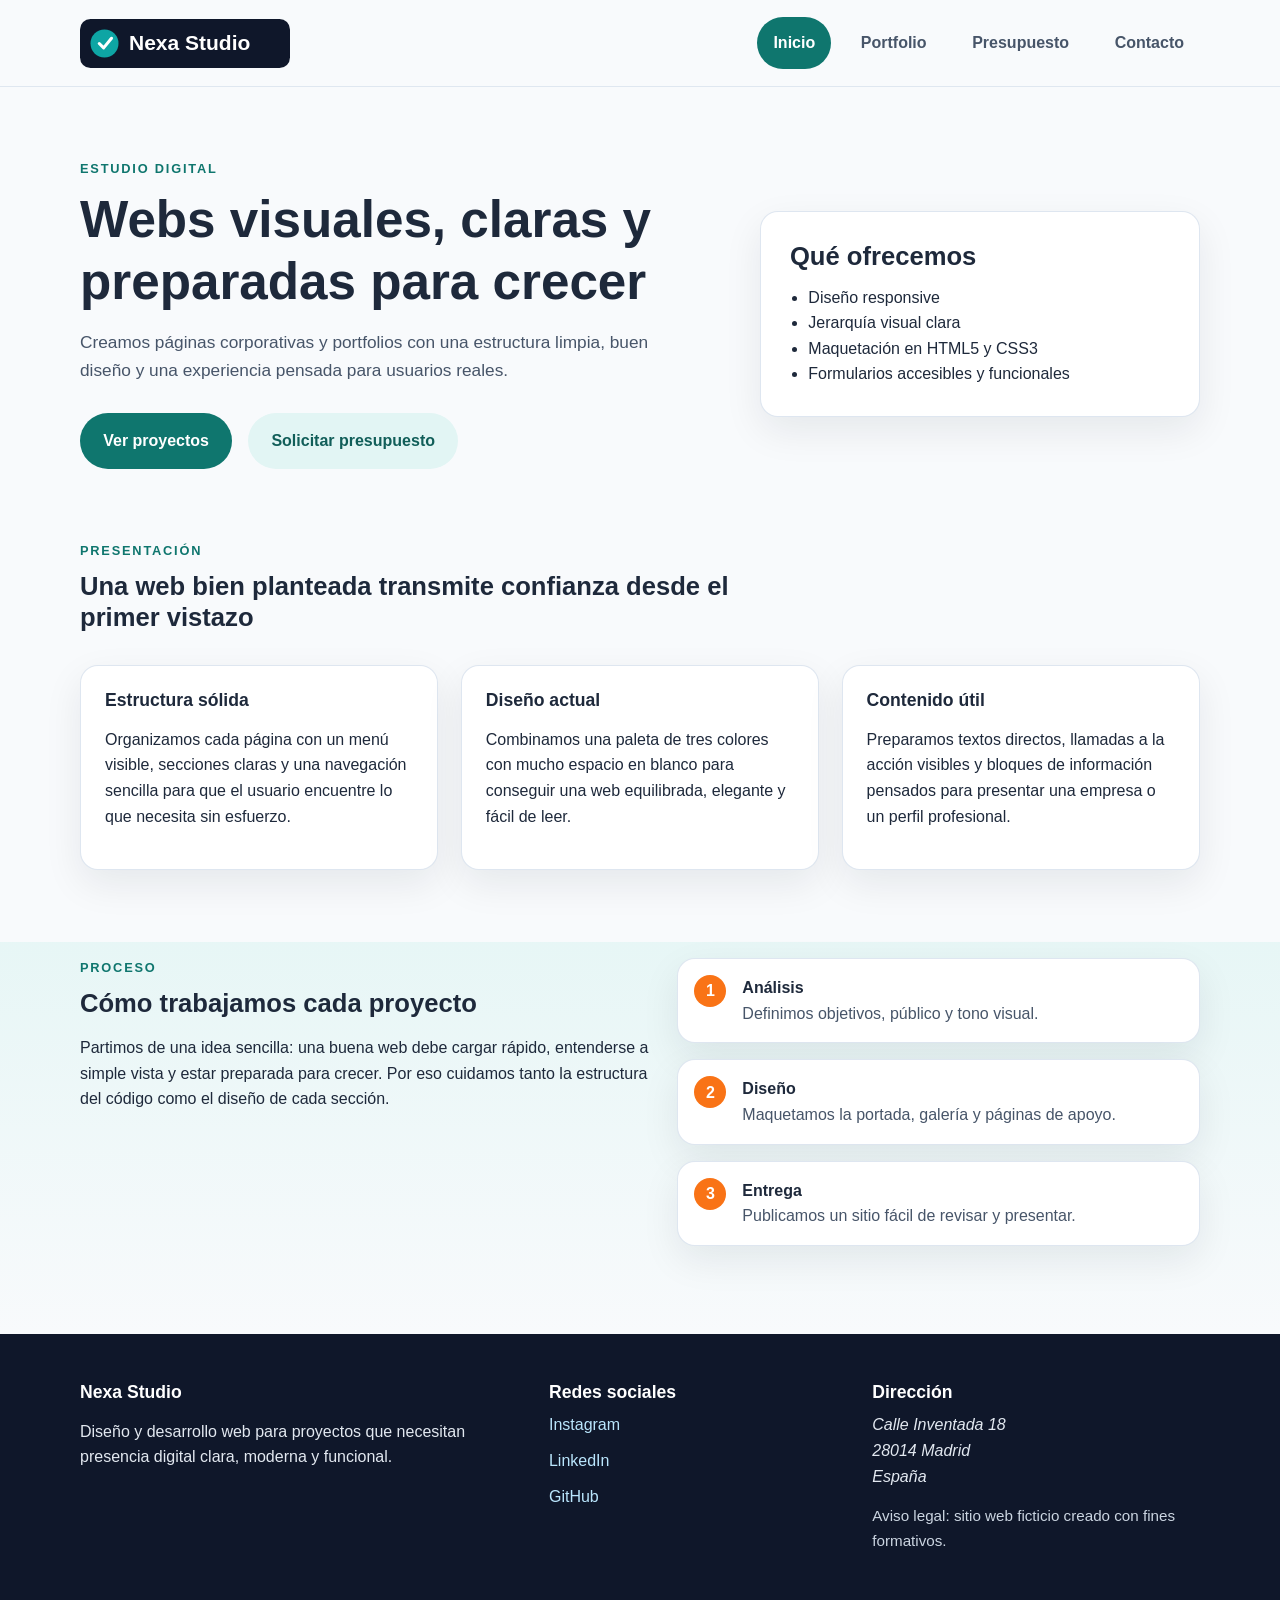
<file: index.html>
<!DOCTYPE html><html lang="es"><head><meta charset="UTF-8"><meta name="viewport" content="width=device-width, initial-scale=1.0"><meta name="description" content="Portada del sitio web de Nexa Studio, estudio ficticio de diseño y desarrollo web."><meta name="author" content="Olga Filipa Peixoto Pereira"><title>Nexa Studio | Inicio</title><link rel="stylesheet" href="assets/css/styles.css"></head><body><header class="site-header"><div class="container nav-wrapper"><a class="brand" href="index.html" aria-label="Ir a inicio"><img src="assets/img/logo.svg" alt="Logotipo de Nexa Studio"></a><nav aria-label="Navegación principal"><ul class="menu"><li><a class="active" href="index.html">Inicio</a></li><li><a class="" href="portfolio.html">Portfolio</a></li><li><a class="" href="presupuesto.html">Presupuesto</a></li><li><a class="" href="contacto.html">Contacto</a></li></ul></nav></div></header><main><section class="hero"><div class="container hero-grid"><div><p class="eyebrow">Estudio digital</p><h1>Webs visuales, claras y preparadas para crecer</h1><p class="lead">Creamos páginas corporativas y portfolios con una estructura limpia, buen diseño y una experiencia pensada para usuarios reales.</p><div class="hero-actions"><a class="button" href="portfolio.html">Ver proyectos</a><a class="button button-secondary" href="presupuesto.html">Solicitar presupuesto</a></div></div><div class="hero-card"><h2>Qué ofrecemos</h2><ul class="feature-list"><li>Diseño responsive</li><li>Jerarquía visual clara</li><li>Maquetación en HTML5 y CSS3</li><li>Formularios accesibles y funcionales</li></ul></div></div></section><section class="section"><div class="container"><div class="section-heading"><p class="eyebrow">Presentación</p><h2>Una web bien planteada transmite confianza desde el primer vistazo</h2></div><div class="info-grid"><article class="card"><h3>Estructura sólida</h3><p>Organizamos cada página con un menú visible, secciones claras y una navegación sencilla para que el usuario encuentre lo que necesita sin esfuerzo.</p></article><article class="card"><h3>Diseño actual</h3><p>Combinamos una paleta de tres colores con mucho espacio en blanco para conseguir una web equilibrada, elegante y fácil de leer.</p></article><article class="card"><h3>Contenido útil</h3><p>Preparamos textos directos, llamadas a la acción visibles y bloques de información pensados para presentar una empresa o un perfil profesional.</p></article></div></div></section><section class="section section-highlight"><div class="container split-grid"><div><p class="eyebrow">Proceso</p><h2>Cómo trabajamos cada proyecto</h2><p>Partimos de una idea sencilla: una buena web debe cargar rápido, entenderse a simple vista y estar preparada para crecer. Por eso cuidamos tanto la estructura del código como el diseño de cada sección.</p></div><ol class="steps"><li><strong>Análisis</strong><span>Definimos objetivos, público y tono visual.</span></li><li><strong>Diseño</strong><span>Maquetamos la portada, galería y páginas de apoyo.</span></li><li><strong>Entrega</strong><span>Publicamos un sitio fácil de revisar y presentar.</span></li></ol></div></section></main><footer class="site-footer"><div class="container footer-grid"><div><h3>Nexa Studio</h3><p>Diseño y desarrollo web para proyectos que necesitan presencia digital clara, moderna y funcional.</p></div><div><h3>Redes sociales</h3><ul class="social-list"><li><a href="https://www.instagram.com/" target="_blank" rel="noopener noreferrer">Instagram</a></li><li><a href="https://www.linkedin.com/" target="_blank" rel="noopener noreferrer">LinkedIn</a></li><li><a href="https://github.com/" target="_blank" rel="noopener noreferrer">GitHub</a></li></ul></div><div><h3>Dirección</h3><address>Calle Inventada 18<br>28014 Madrid<br>España</address><p class="legal">Aviso legal: sitio web ficticio creado con fines formativos.</p></div></div></footer></body></html>
</file>
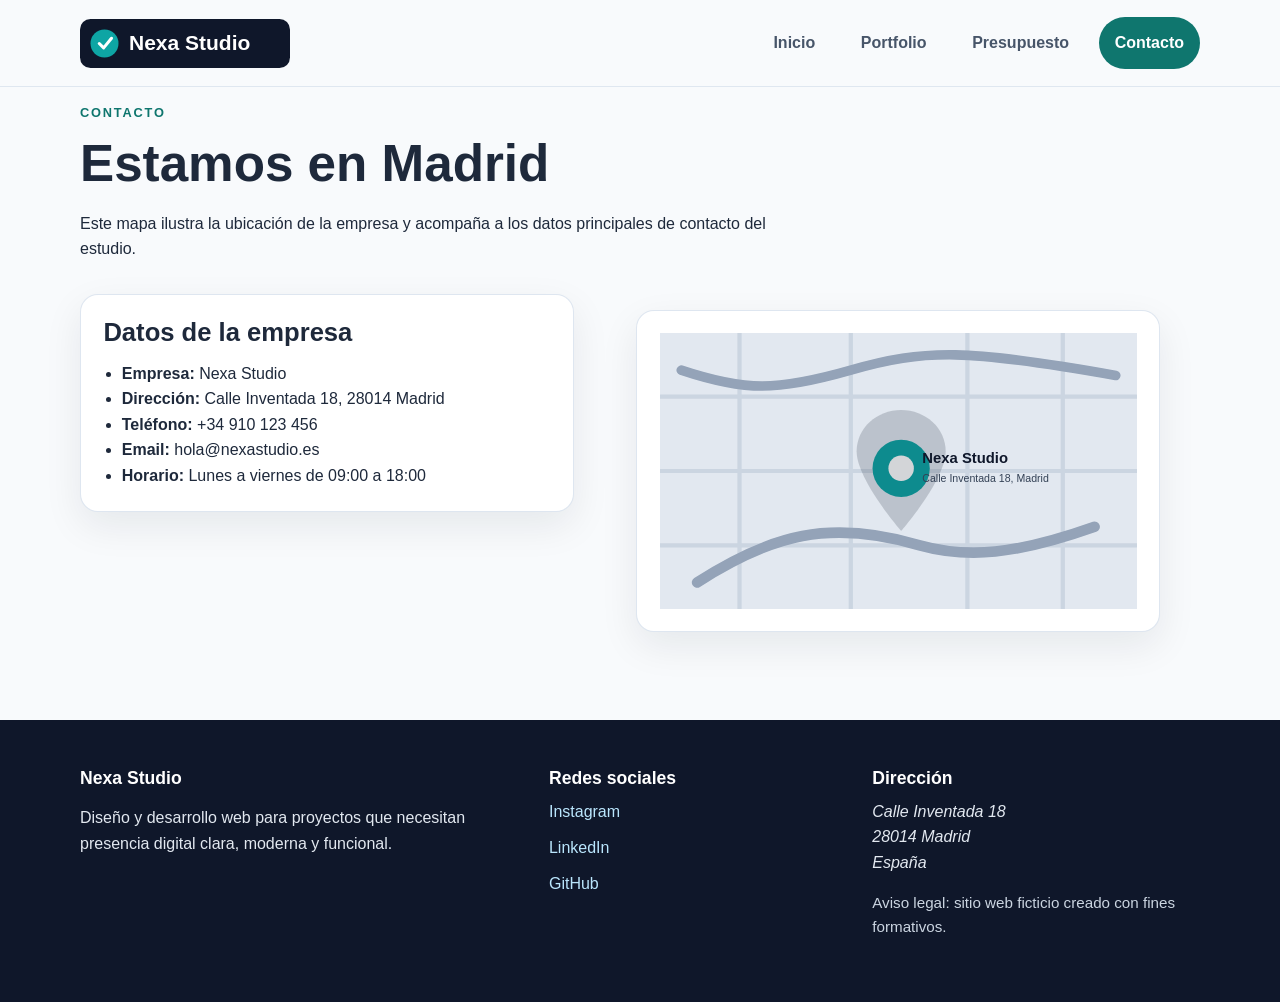
<file: contacto.html>
<!DOCTYPE html><html lang="es"><head><meta charset="UTF-8"><meta name="viewport" content="width=device-width, initial-scale=1.0"><meta name="description" content="Datos de contacto y mapa con la ubicación de la empresa ficticia Nexa Studio."><meta name="author" content="Olga Filipa Peixoto Pereira"><title>Nexa Studio | Contacto</title><link rel="stylesheet" href="assets/css/styles.css"></head><body><header class="site-header"><div class="container nav-wrapper"><a class="brand" href="index.html" aria-label="Ir a inicio"><img src="assets/img/logo.svg" alt="Logotipo de Nexa Studio"></a><nav aria-label="Navegación principal"><ul class="menu"><li><a class="" href="index.html">Inicio</a></li><li><a class="" href="portfolio.html">Portfolio</a></li><li><a class="" href="presupuesto.html">Presupuesto</a></li><li><a class="active" href="contacto.html">Contacto</a></li></ul></nav></div></header><main class="section"><div class="container"><div class="section-heading"><p class="eyebrow">Contacto</p><h1>Estamos en Madrid</h1><p>Este mapa ilustra la ubicación de la empresa y acompaña a los datos principales de contacto del estudio.</p></div><div class="contact-grid"><div class="contact-card"><h2>Datos de la empresa</h2><ul class="contact-list"><li><strong>Empresa:</strong> Nexa Studio</li><li><strong>Dirección:</strong> Calle Inventada 18, 28014 Madrid</li><li><strong>Teléfono:</strong> +34 910 123 456</li><li><strong>Email:</strong> hola@nexastudio.es</li><li><strong>Horario:</strong> Lunes a viernes de 09:00 a 18:00</li></ul></div><figure class="map-card"><img src="assets/img/mapa-oficina.svg" alt="Mapa ilustrado con la ubicación de Nexa Studio en Madrid"></figure></div></div></main><footer class="site-footer"><div class="container footer-grid"><div><h3>Nexa Studio</h3><p>Diseño y desarrollo web para proyectos que necesitan presencia digital clara, moderna y funcional.</p></div><div><h3>Redes sociales</h3><ul class="social-list"><li><a href="https://www.instagram.com/" target="_blank" rel="noopener noreferrer">Instagram</a></li><li><a href="https://www.linkedin.com/" target="_blank" rel="noopener noreferrer">LinkedIn</a></li><li><a href="https://github.com/" target="_blank" rel="noopener noreferrer">GitHub</a></li></ul></div><div><h3>Dirección</h3><address>Calle Inventada 18<br>28014 Madrid<br>España</address><p class="legal">Aviso legal: sitio web ficticio creado con fines formativos.</p></div></div></footer></body></html>
</file>
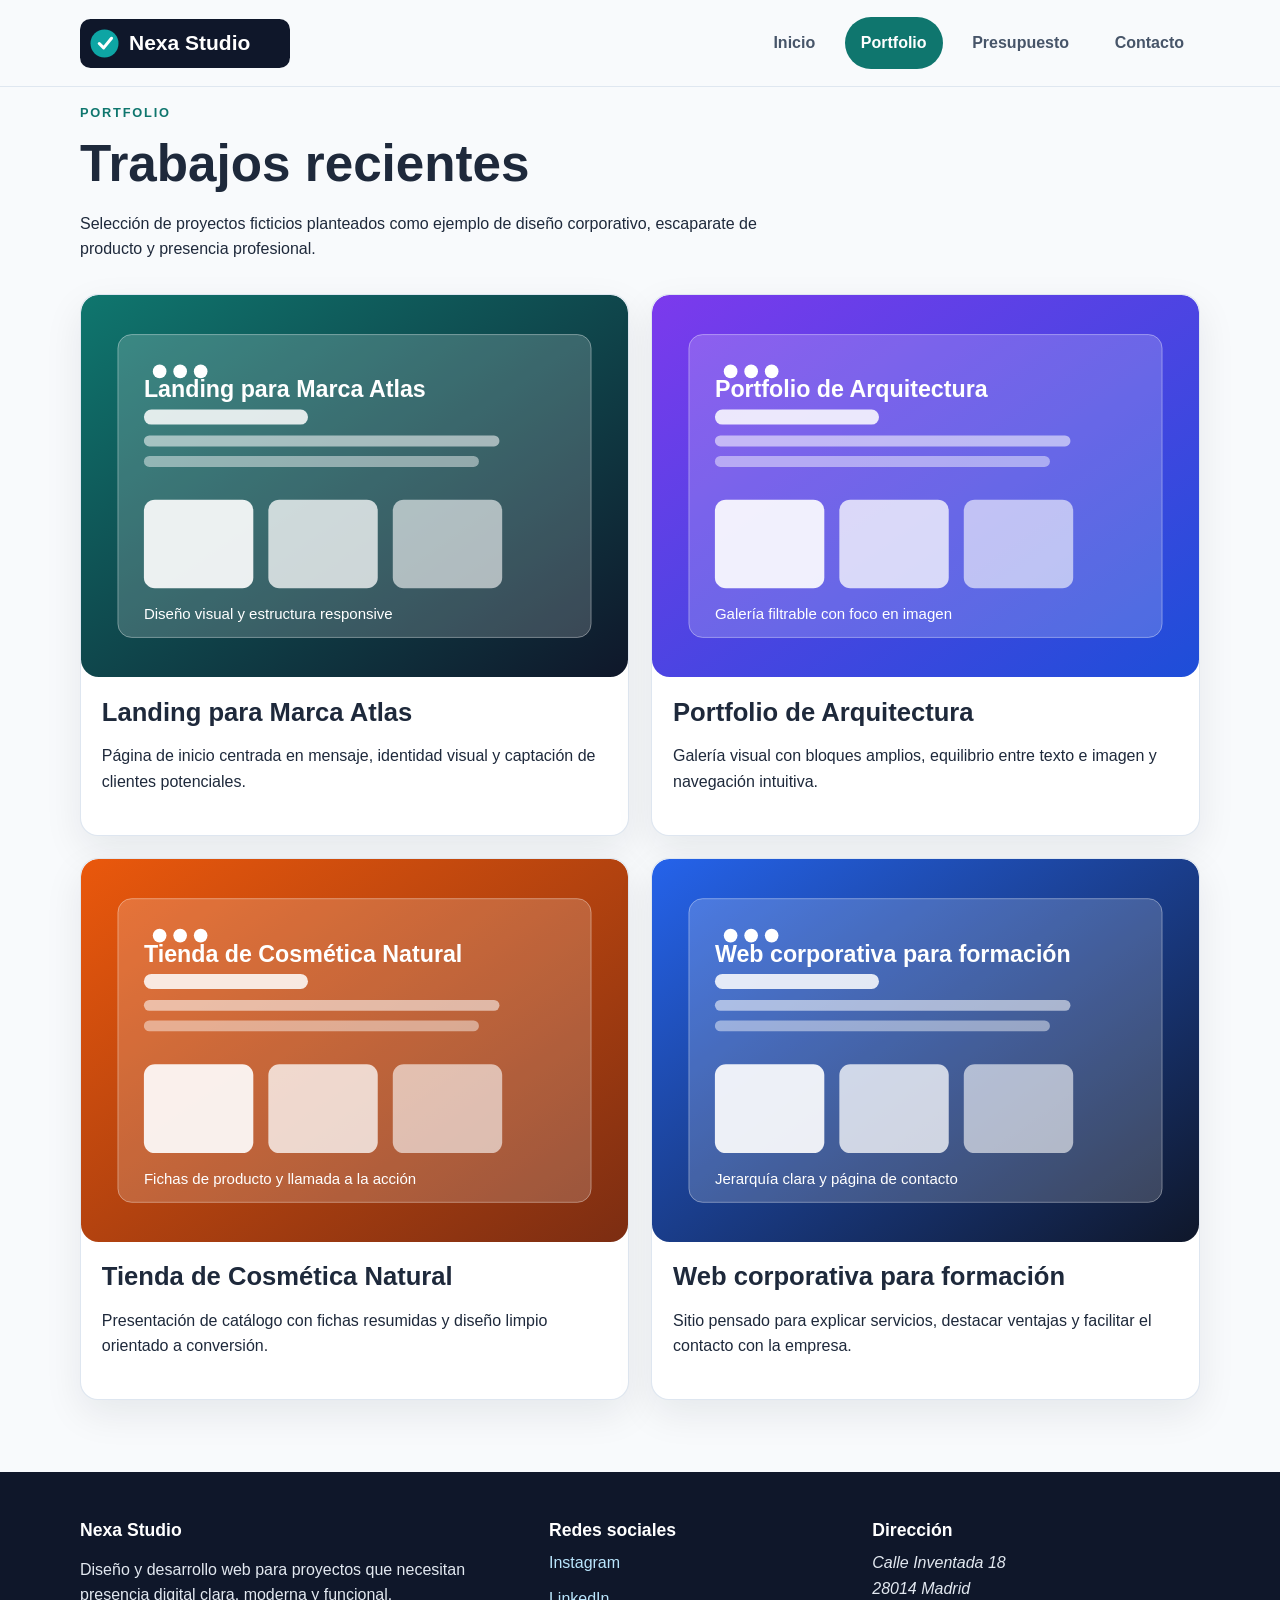
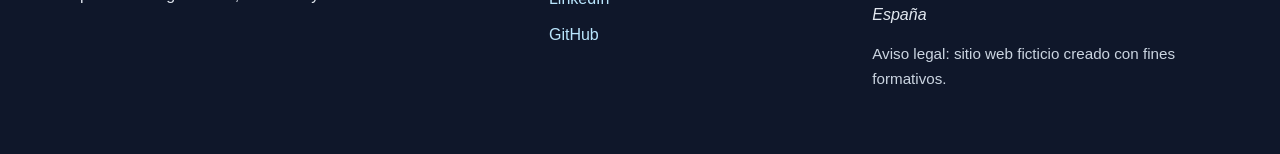
<file: portfolio.html>
<!DOCTYPE html><html lang="es"><head><meta charset="UTF-8"><meta name="viewport" content="width=device-width, initial-scale=1.0"><meta name="description" content="Galería de trabajos y proyectos ficticios desarrollados por Nexa Studio."><meta name="author" content="Olga Filipa Peixoto Pereira"><title>Nexa Studio | Portfolio</title><link rel="stylesheet" href="assets/css/styles.css"></head><body><header class="site-header"><div class="container nav-wrapper"><a class="brand" href="index.html" aria-label="Ir a inicio"><img src="assets/img/logo.svg" alt="Logotipo de Nexa Studio"></a><nav aria-label="Navegación principal"><ul class="menu"><li><a class="" href="index.html">Inicio</a></li><li><a class="active" href="portfolio.html">Portfolio</a></li><li><a class="" href="presupuesto.html">Presupuesto</a></li><li><a class="" href="contacto.html">Contacto</a></li></ul></nav></div></header><main class="section"><div class="container"><div class="section-heading"><p class="eyebrow">Portfolio</p><h1>Trabajos recientes</h1><p>Selección de proyectos ficticios planteados como ejemplo de diseño corporativo, escaparate de producto y presencia profesional.</p></div><div class="gallery-grid"><article class="project-card"><img src="assets/img/proyecto-1.svg" alt="Miniatura del proyecto Landing para Marca Atlas"><div class="project-content"><h2>Landing para Marca Atlas</h2><p>Página de inicio centrada en mensaje, identidad visual y captación de clientes potenciales.</p></div></article><article class="project-card"><img src="assets/img/proyecto-2.svg" alt="Miniatura del proyecto Portfolio de Arquitectura"><div class="project-content"><h2>Portfolio de Arquitectura</h2><p>Galería visual con bloques amplios, equilibrio entre texto e imagen y navegación intuitiva.</p></div></article><article class="project-card"><img src="assets/img/proyecto-3.svg" alt="Miniatura del proyecto Tienda de Cosmética Natural"><div class="project-content"><h2>Tienda de Cosmética Natural</h2><p>Presentación de catálogo con fichas resumidas y diseño limpio orientado a conversión.</p></div></article><article class="project-card"><img src="assets/img/proyecto-4.svg" alt="Miniatura del proyecto Web corporativa para formación"><div class="project-content"><h2>Web corporativa para formación</h2><p>Sitio pensado para explicar servicios, destacar ventajas y facilitar el contacto con la empresa.</p></div></article></div></div></main><footer class="site-footer"><div class="container footer-grid"><div><h3>Nexa Studio</h3><p>Diseño y desarrollo web para proyectos que necesitan presencia digital clara, moderna y funcional.</p></div><div><h3>Redes sociales</h3><ul class="social-list"><li><a href="https://www.instagram.com/" target="_blank" rel="noopener noreferrer">Instagram</a></li><li><a href="https://www.linkedin.com/" target="_blank" rel="noopener noreferrer">LinkedIn</a></li><li><a href="https://github.com/" target="_blank" rel="noopener noreferrer">GitHub</a></li></ul></div><div><h3>Dirección</h3><address>Calle Inventada 18<br>28014 Madrid<br>España</address><p class="legal">Aviso legal: sitio web ficticio creado con fines formativos.</p></div></div></footer></body></html>
</file>
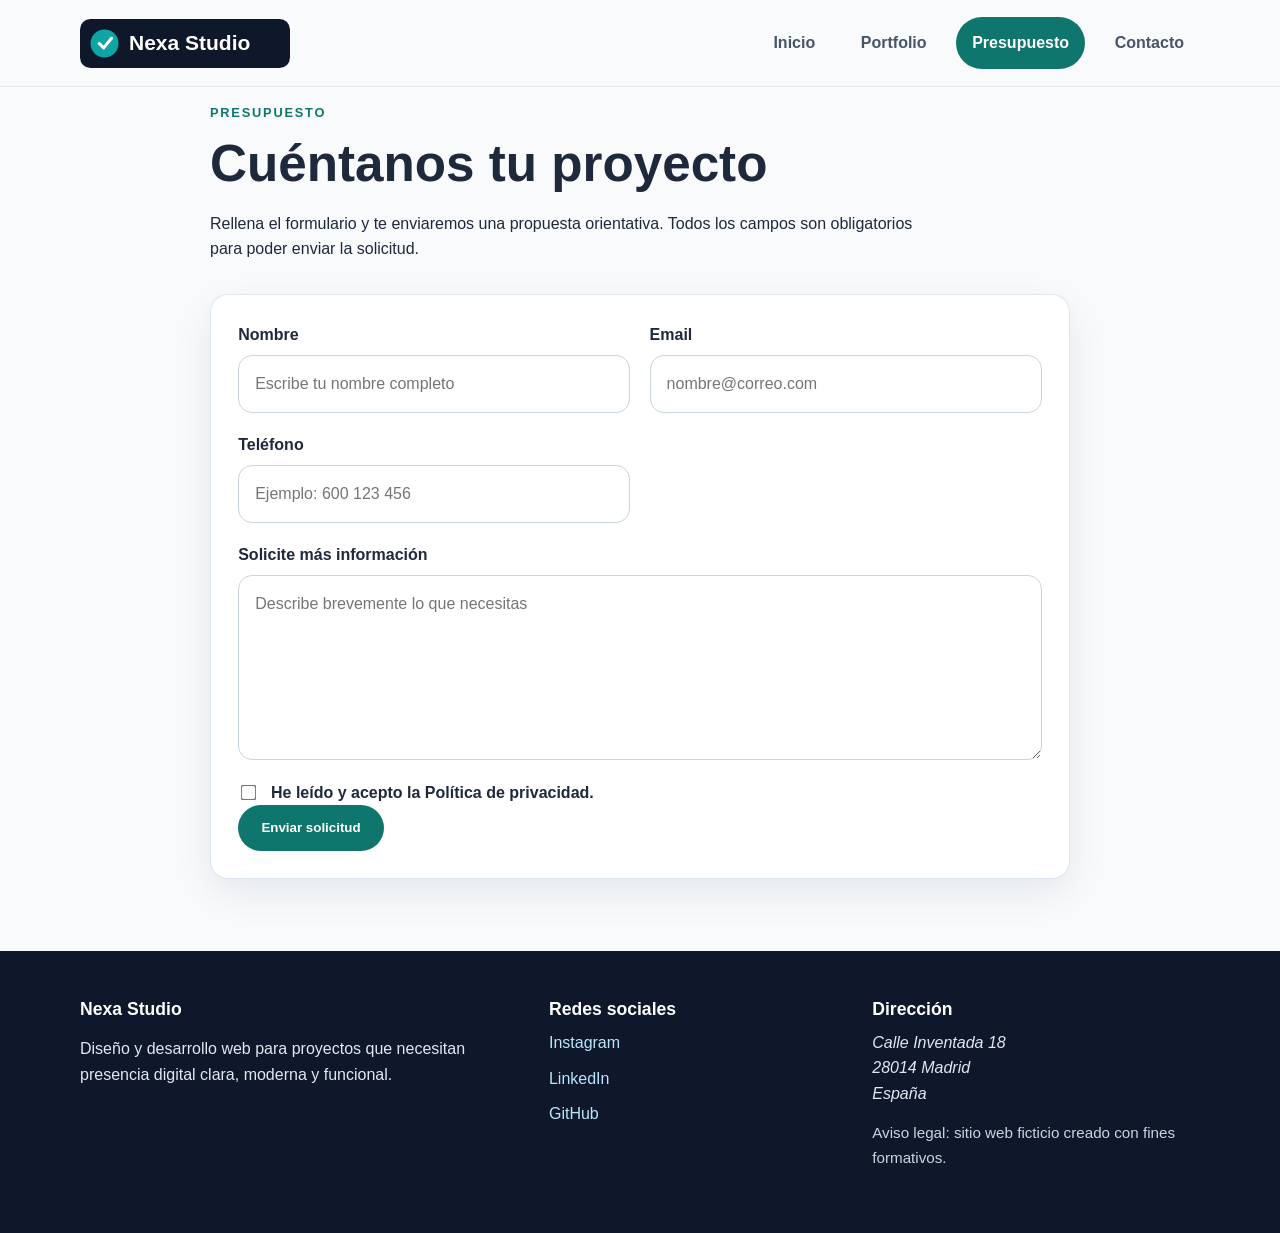
<file: presupuesto.html>
<!DOCTYPE html><html lang="es"><head><meta charset="UTF-8"><meta name="viewport" content="width=device-width, initial-scale=1.0"><meta name="description" content="Formulario de presupuesto para solicitar más información sobre los servicios de Nexa Studio."><meta name="author" content="Olga Filipa Peixoto Pereira"><title>Nexa Studio | Presupuesto</title><link rel="stylesheet" href="assets/css/styles.css"></head><body><header class="site-header"><div class="container nav-wrapper"><a class="brand" href="index.html" aria-label="Ir a inicio"><img src="assets/img/logo.svg" alt="Logotipo de Nexa Studio"></a><nav aria-label="Navegación principal"><ul class="menu"><li><a class="" href="index.html">Inicio</a></li><li><a class="" href="portfolio.html">Portfolio</a></li><li><a class="active" href="presupuesto.html">Presupuesto</a></li><li><a class="" href="contacto.html">Contacto</a></li></ul></nav></div></header><main class="section"><div class="container form-page"><div class="section-heading"><p class="eyebrow">Presupuesto</p><h1>Cuéntanos tu proyecto</h1><p>Rellena el formulario y te enviaremos una propuesta orientativa. Todos los campos son obligatorios para poder enviar la solicitud.</p></div><form class="quote-form" action="#" method="post"><div class="form-grid"><div class="form-field"><label for="nombre">Nombre</label><input id="nombre" name="nombre" type="text" required minlength="2" maxlength="80" placeholder="Escribe tu nombre completo"></div><div class="form-field"><label for="email">Email</label><input id="email" name="email" type="email" required placeholder="nombre@correo.com"></div><div class="form-field"><label for="telefono">Teléfono</label><input id="telefono" name="telefono" type="tel" required pattern="[0-9+ ]{9,15}" placeholder="Ejemplo: 600 123 456"></div><div class="form-field form-field-full"><label for="informacion">Solicite más información</label><textarea id="informacion" name="informacion" rows="6" required minlength="20" placeholder="Describe brevemente lo que necesitas"></textarea></div><div class="form-field form-field-full checkbox-field"><input id="privacidad" name="privacidad" type="checkbox" required><label for="privacidad">He leído y acepto la Política de privacidad.</label></div></div><button class="button" type="submit">Enviar solicitud</button></form></div></main><footer class="site-footer"><div class="container footer-grid"><div><h3>Nexa Studio</h3><p>Diseño y desarrollo web para proyectos que necesitan presencia digital clara, moderna y funcional.</p></div><div><h3>Redes sociales</h3><ul class="social-list"><li><a href="https://www.instagram.com/" target="_blank" rel="noopener noreferrer">Instagram</a></li><li><a href="https://www.linkedin.com/" target="_blank" rel="noopener noreferrer">LinkedIn</a></li><li><a href="https://github.com/" target="_blank" rel="noopener noreferrer">GitHub</a></li></ul></div><div><h3>Dirección</h3><address>Calle Inventada 18<br>28014 Madrid<br>España</address><p class="legal">Aviso legal: sitio web ficticio creado con fines formativos.</p></div></div></footer></body></html>
</file>
<file: assets/css/styles.css>
/* ==========================================================
   Hoja de estilos principal del proyecto final HTML/CSS
   Autor: Olga Filipa Peixoto Pereira
   Descripción: estilos generales del sitio web ficticio
   ========================================================== */
:root {--color-bg:#f8fafc;--color-surface:#ffffff;--color-text:#1e293b;--color-muted:#475569;--color-primary:#0f766e;--color-primary-dark:#115e59;--color-accent:#f97316;--color-border:#dbe4ef;--shadow-soft:0 14px 38px rgba(15,23,42,.08);--radius:18px;--container:1120px;}*{box-sizing:border-box;}html{scroll-behavior:smooth;}body{margin:0;font-family:Arial,Helvetica,sans-serif;color:var(--color-text);background:var(--color-bg);line-height:1.6;}img{max-width:100%;display:block;}a{color:inherit;text-decoration:none;}.container{width:min(100% - 2rem,var(--container));margin:0 auto;}.site-header{position:sticky;top:0;z-index:20;background:rgba(248,250,252,.95);backdrop-filter:blur(8px);border-bottom:1px solid rgba(219,228,239,.85);}.nav-wrapper{min-height:86px;display:flex;align-items:center;justify-content:space-between;gap:2rem;}.brand img{width:210px;height:auto;}.menu{list-style:none;display:flex;flex-wrap:wrap;gap:.85rem;margin:0;padding:0;}.menu a{display:inline-block;padding:.8rem 1rem;border-radius:999px;color:var(--color-muted);font-weight:700;transition:background-color .25s ease,color .25s ease,transform .25s ease;}.menu a:hover,.menu a:focus{background:#e2f5f4;color:var(--color-primary-dark);transform:translateY(-1px);}.menu a.active{background:var(--color-primary);color:#fff;}.hero{padding:4.5rem 0 3.5rem;}.hero-grid{display:grid;grid-template-columns:1.4fr .95fr;gap:2rem;align-items:center;}.eyebrow{margin:0 0 .6rem;text-transform:uppercase;letter-spacing:.14em;font-weight:700;color:var(--color-primary);font-size:.8rem;}h1,h2,h3{line-height:1.2;margin-top:0;}h1{font-size:clamp(2.2rem,4vw,4rem);margin-bottom:1rem;}h2{font-size:clamp(1.55rem,2vw,2.2rem);margin-bottom:.8rem;}h3{font-size:1.1rem;margin-bottom:.6rem;}.lead{font-size:1.08rem;color:var(--color-muted);max-width:60ch;}.hero-actions{display:flex;flex-wrap:wrap;gap:1rem;margin-top:1.8rem;}.button{display:inline-block;background:var(--color-primary);color:#fff;border:0;border-radius:999px;padding:.95rem 1.45rem;font-weight:700;cursor:pointer;transition:transform .25s ease,background-color .25s ease;}.button:hover,.button:focus{background:var(--color-primary-dark);transform:translateY(-1px);}.button-secondary{background:#e2f5f4;color:var(--color-primary-dark);}.hero-card,.card,.project-card,.contact-card,.map-card,.quote-form{background:var(--color-surface);border-radius:var(--radius);box-shadow:var(--shadow-soft);border:1px solid rgba(219,228,239,.9);}.hero-card{padding:1.8rem;}.feature-list,.contact-list,.social-list{margin:0;padding-left:1.15rem;}.section{padding:1rem 0 4.5rem;}.section-highlight{background:linear-gradient(180deg,rgba(226,245,244,.78),rgba(248,250,252,1));}.section-heading{max-width:720px;margin-bottom:2rem;}.info-grid,.gallery-grid,.contact-grid,.split-grid{display:grid;gap:1.4rem;}.info-grid{grid-template-columns:repeat(3,1fr);}.card{padding:1.5rem;}.split-grid{grid-template-columns:1.1fr 1fr;align-items:start;}.steps{margin:0;padding:0;list-style:none;counter-reset:step-counter;}.steps li{position:relative;padding:1rem 1rem 1rem 4rem;margin-bottom:1rem;background:#fff;border-radius:var(--radius);box-shadow:var(--shadow-soft);border:1px solid rgba(219,228,239,.9);}.steps li::before{counter-increment:step-counter;content:counter(step-counter);position:absolute;left:1rem;top:1rem;width:2rem;height:2rem;border-radius:50%;background:var(--color-accent);color:#fff;display:grid;place-items:center;font-weight:700;}.steps span{display:block;color:var(--color-muted);}.gallery-grid{grid-template-columns:repeat(2,1fr);}.project-card{overflow:hidden;}.project-content{padding:1.2rem 1.3rem 1.5rem;}.form-page{max-width:860px;}.quote-form{padding:1.7rem;}.form-grid{display:grid;grid-template-columns:repeat(2,1fr);gap:1.2rem;}.form-field{display:flex;flex-direction:column;gap:.45rem;}.form-field-full{grid-column:1 / -1;}label{font-weight:700;}input,textarea{width:100%;font:inherit;padding:.95rem 1rem;border:1px solid #c8d4e2;border-radius:14px;background:#fff;color:var(--color-text);}textarea{resize:vertical;min-height:150px;}input:focus,textarea:focus{outline:3px solid rgba(15,118,110,.18);border-color:var(--color-primary);}.checkbox-field{flex-direction:row;align-items:center;gap:.8rem;}.checkbox-field input{width:auto;transform:scale(1.2);}.contact-grid{grid-template-columns:.9fr 1.1fr;align-items:start;}.contact-card,.map-card{padding:1.4rem;}.site-footer{background:#0f172a;color:#e2e8f0;padding:3rem 0;}.footer-grid{display:grid;grid-template-columns:1.2fr .8fr .9fr;gap:2rem;}.site-footer h3{color:#fff;}.social-list{list-style:none;padding-left:0;}.social-list li+li{margin-top:.65rem;}.social-list a{color:#bae6fd;}.legal{color:#cbd5e1;font-size:.95rem;}@media (max-width:900px){.hero-grid,.info-grid,.gallery-grid,.contact-grid,.split-grid,.footer-grid,.form-grid{grid-template-columns:1fr;}.nav-wrapper{padding:1rem 0;flex-direction:column;align-items:flex-start;}}@media (max-width:640px){.hero{padding-top:3rem;}.menu{gap:.45rem;}.menu a{padding:.7rem .9rem;}.quote-form,.contact-card,.map-card,.card,.hero-card{padding:1.25rem;}}
</file>
